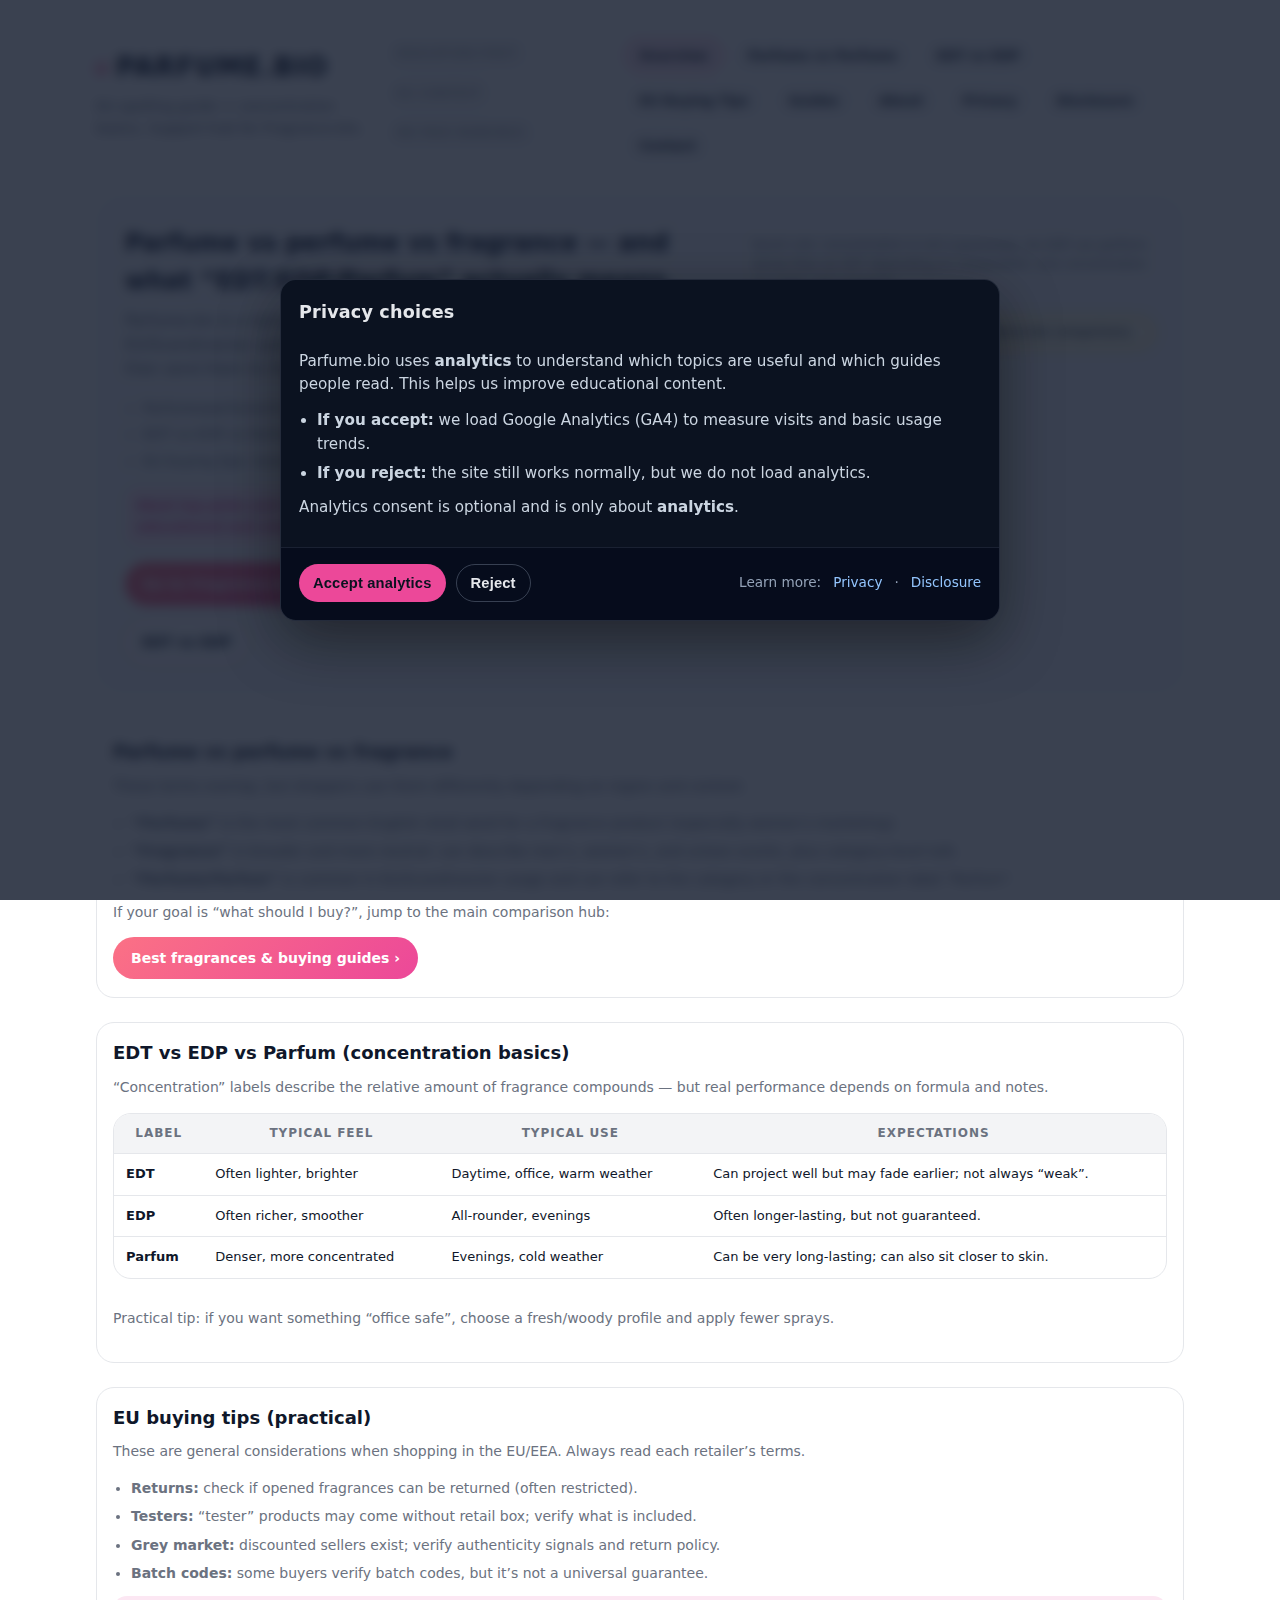
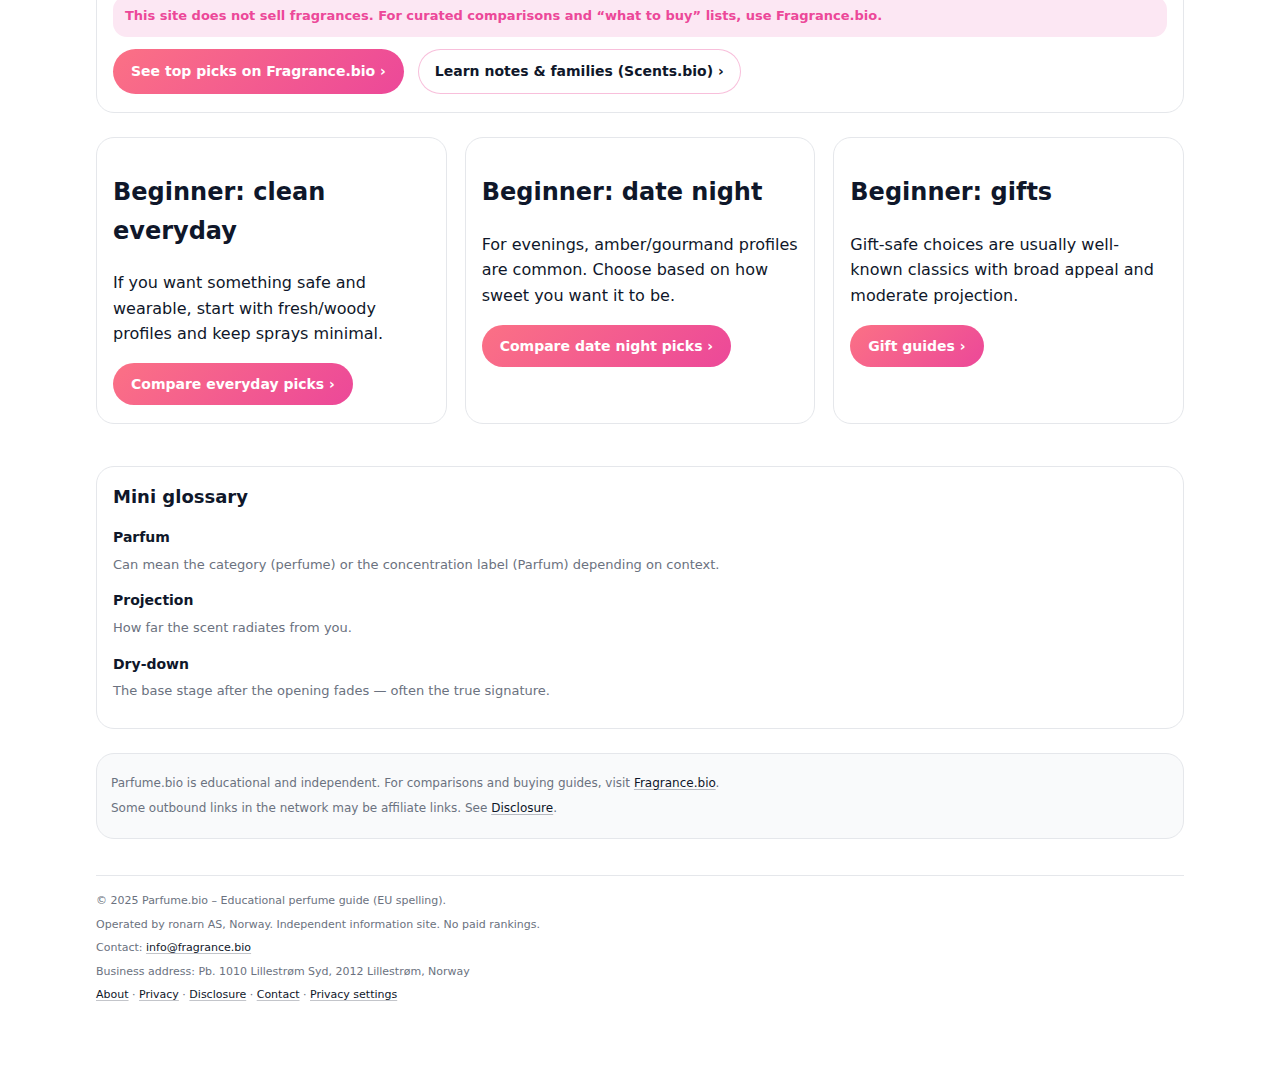
<file: index.html>
<!DOCTYPE html>
<html lang="en">
<head>
  <meta charset="UTF-8" />
  <meta name="viewport" content="width=device-width, initial-scale=1" />
  <meta name="verification" content="bacb74fbd2092e56d140909d788b3e11" />

  <title>Parfume.bio – Perfume Guides (EU spelling)</title>
  <meta name="description"
        content="Parfume vs perfume vs fragrance: EU spelling, concentration differences (EDT/EDP/Parfum), and EU buying tips. A support guide that points to Fragrance.bio comparisons." />
  <meta name="robots" content="index,follow" />
  <link rel="canonical" href="https://www.parfume.bio/" />

  <link rel="stylesheet" href="/styles.css" />

  <style>
    /* ===== Consent (HARD) ===== */
    body.consent-locked {
      overflow: hidden !important;
      touch-action: none !important;
    }
    .consent-overlay {
      position: fixed;
      inset: 0;
      z-index: 99999;
      display: none; /* shown via JS */
      align-items: center;
      justify-content: center;
      padding: 20px;
      background: rgba(15, 23, 42, 0.82);
      backdrop-filter: blur(6px);
      -webkit-backdrop-filter: blur(6px);
    }
    .consent-overlay[aria-hidden="false"] { display: flex; }

    .consent-modal {
      width: 100%;
      max-width: 720px;
      background: #0b1220;
      color: #e5e7eb;
      border: 1px solid rgba(148, 163, 184, 0.18);
      border-radius: 16px;
      box-shadow: 0 20px 60px rgba(0, 0, 0, 0.45);
      overflow: hidden;
    }
    .consent-header { padding: 18px 18px 0 18px; }
    .consent-title {
      margin: 0;
      font-size: 1.1rem;
      letter-spacing: 0.01em;
    }
    .consent-body {
      padding: 14px 18px 18px 18px;
      line-height: 1.55;
      color: #cbd5e1;
      font-size: 0.95rem;
    }
    .consent-body p { margin: 10px 0; }
    .consent-list { margin: 12px 0 0 0; padding-left: 18px; }
    .consent-list li { margin: 6px 0; }
    .consent-actions {
      display: flex;
      gap: 10px;
      flex-wrap: wrap;
      padding: 16px 18px 18px 18px;
      background: rgba(2, 6, 23, 0.5);
      border-top: 1px solid rgba(148, 163, 184, 0.14);
    }
    .consent-btn {
      appearance: none;
      border: 0;
      border-radius: 999px;
      padding: 10px 14px;
      font-weight: 700;
      cursor: pointer;
      font-size: 0.92rem;
      letter-spacing: 0.01em;
      white-space: nowrap;
    }
    .consent-accept { background: #ec4899; color: #0b1220; }
    .consent-reject {
      background: transparent;
      color: #e5e7eb;
      border: 1px solid rgba(148, 163, 184, 0.35);
    }
    .consent-links {
      margin-left: auto;
      display: flex;
      gap: 12px;
      align-items: center;
      flex-wrap: wrap;
      font-size: 0.85rem;
      color: #94a3b8;
    }
    .consent-links a { color: #93c5fd; text-decoration: none; }
    .consent-links a:hover { text-decoration: underline; }
  </style>

  <!-- Consent + GA loader (GA4 loads only AFTER accept) -->
  <script>
    (function () {
      const CONSENT_KEY = "ronarn_consent_analytics_v1";

      // Shared GA4 Measurement ID for the whole network (replace with your real GA4 ID):
      // Example format: G-XXXXXXXXXX
      const GA_ID = "G-51ZR1NXMRW";

      function lockPage() {
        document.body.classList.add("consent-locked");
        const overlay = document.getElementById("consent-overlay");
        if (overlay) overlay.setAttribute("aria-hidden", "false");
      }

      function unlockPage() {
        document.body.classList.remove("consent-locked");
        const overlay = document.getElementById("consent-overlay");
        if (overlay) overlay.setAttribute("aria-hidden", "true");
      }

      function loadGA4() {
        if (window.__gaLoaded) return;
        window.__gaLoaded = true;

        const s = document.createElement("script");
        s.async = true;
        s.src = "https://www.googletagmanager.com/gtag/js?id=" + encodeURIComponent(GA_ID);
        document.head.appendChild(s);

        window.dataLayer = window.dataLayer || [];
        function gtag(){ dataLayer.push(arguments); }
        window.gtag = gtag;

        gtag("js", new Date());
        gtag("config", GA_ID, { anonymize_ip: true });
      }

      function setConsent(value) { localStorage.setItem(CONSENT_KEY, value); }
      function getConsent() { return localStorage.getItem(CONSENT_KEY); }
      function clearConsent() { localStorage.removeItem(CONSENT_KEY); }

      window.__openPrivacySettings = function () {
        clearConsent();
        window.location.reload();
      };

      document.addEventListener("DOMContentLoaded", function () {
        const saved = getConsent();

        if (saved === "accepted") { loadGA4(); unlockPage(); return; }
        if (saved === "rejected") { unlockPage(); return; }

        lockPage();

        const btnAccept = document.getElementById("consent-accept");
        const btnReject = document.getElementById("consent-reject");

        btnAccept.addEventListener("click", function () {
          setConsent("accepted");
          loadGA4();
          unlockPage();
        });

        btnReject.addEventListener("click", function () {
          setConsent("rejected");
          unlockPage();
        });
      });
    })();
  </script>
</head>

<body class="consent-locked">
  <!-- HARD Consent Overlay -->
  <div id="consent-overlay" class="consent-overlay" role="dialog" aria-modal="true" aria-hidden="true" aria-label="Privacy choices">
    <div class="consent-modal">
      <div class="consent-header">
        <h2 class="consent-title">Privacy choices</h2>
      </div>
      <div class="consent-body">
        <p>
          Parfume.bio uses <strong>analytics</strong> to understand which topics are useful and which guides people read.
          This helps us improve educational content.
        </p>
        <ul class="consent-list">
          <li><strong>If you accept:</strong> we load Google Analytics (GA4) to measure visits and basic usage trends.</li>
          <li><strong>If you reject:</strong> the site still works normally, but we do not load analytics.</li>
        </ul>
        <p>
          Analytics consent is optional and is only about <strong>analytics</strong>.
        </p>
      </div>
      <div class="consent-actions">
        <button id="consent-accept" class="consent-btn consent-accept" type="button">Accept analytics</button>
        <button id="consent-reject" class="consent-btn consent-reject" type="button">Reject</button>

        <div class="consent-links">
          <span>Learn more:</span>
          <a href="/privacy.html">Privacy</a>
          <span>·</span>
          <a href="/disclosure.html">Disclosure</a>
        </div>
      </div>
    </div>
  </div>

  <div class="page">

    <!-- HEADER -->
    <header>
      <div class="brand">
        <div class="brand-name">Parfume.bio</div>
        <div class="brand-tagline">
          EU spelling guide + concentration basics. Support hub for Fragrance.bio.
        </div>
      </div>

      <div class="trust-tags">
        <span class="trust-tag">Education-first</span>
        <span class="trust-tag">EU context</span>
        <span class="trust-tag">No paid rankings</span>
      </div>

      <!-- TABS -->
      <nav class="tabs" aria-label="Primary">
        <a class="tab is-active" href="/" aria-current="page">Overview</a>
        <a class="tab" href="#spelling">Parfume vs Perfume</a>
        <a class="tab" href="#concentration">EDT vs EDP</a>
        <a class="tab" href="#eu">EU Buying Tips</a>
        <a class="tab" href="https://www.fragrance.bio/?utm_source=parfume.bio&utm_medium=referral&utm_campaign=network" target="_blank" rel="noopener">Guides</a>
        <a class="tab" href="/about.html">About</a>
        <a class="tab" href="/privacy.html">Privacy</a>
        <a class="tab" href="/disclosure.html">Disclosure</a>
        <a class="tab" href="/contact.html">Contact</a>
      </nav>
    </header>

    <!-- MAIN -->
    <main>

      <!-- HERO -->
      <section class="hero" aria-labelledby="hero-heading">
        <div>
          <h1 id="hero-heading" class="hero-title">
            Parfume vs perfume vs fragrance — and what “EDT/EDP/Parfum” actually means.
          </h1>

          <p class="hero-subtitle">
            Parfume.bio is a lightweight support node in the network. It exists to capture EU/Scandinavian spelling and
            help people understand terminology quickly — then send them to the main comparison hub.
          </p>

          <ul class="hero-list">
            <li>Parfume/perfume/fragrance: spelling, meaning, and shopping intent.</li>
            <li>EDT vs EDP vs Parfum: concentration basics and real-world expectations.</li>
            <li>EU buying tips: testers, batch codes, grey market, and returns.</li>
          </ul>

          <div class="hero-highlight">
            Want top picks and comparisons? Use Fragrance.bio — this page stays educational and simple.
          </div>

          <div class="hero-actions">
            <a href="https://www.fragrance.bio/?utm_source=parfume.bio&utm_medium=referral&utm_campaign=network"
               class="btn-primary" target="_blank" rel="noopener">
              Go to Fragrance.bio top picks
              <span class="chevron">›</span>
            </a>

            <a href="#spelling" class="btn-secondary">Spelling explained</a>
            <a href="#concentration" class="btn-secondary">EDT vs EDP</a>
          </div>
        </div>

        <aside class="hero-aside">
          <p class="hero-note">
            Quick rule: concentration is not a guarantee. An EDP can perform worse than an EDT depending on composition.
            Use concentration as a hint, not a promise.
          </p>

          <div class="rating-pill">
            <span class="star">★</span>
            <span><strong>Network:</strong> educational node → Fragrance.bio comparisons.</span>
          </div>
        </aside>
      </section>

      <!-- SPELLING -->
      <section id="spelling" class="card" aria-labelledby="spelling-heading">
        <h2 id="spelling-heading" class="section-title">Parfume vs perfume vs fragrance</h2>
        <p class="section-subtitle">
          These terms overlap, but shoppers use them differently depending on region and context.
        </p>

        <ul class="checklist">
          <li><strong>“Perfume”</strong> is the most common English retail word for a fragrance product (especially women’s marketing).</li>
          <li><strong>“Fragrance”</strong> is broader and more neutral: can describe men’s, women’s, and unisex scents, plus category-level talk.</li>
          <li><strong>“Parfume/Parfum”</strong> is common in EU/Scandinavian usage and can refer to the category or the concentration label “Parfum”.</li>
        </ul>

        <p class="section-subtitle" style="margin-top: 10px;">
          If your goal is “what should I buy?”, jump to the main comparison hub:
        </p>

        <div class="hero-actions" style="margin-top: 12px;">
          <a href="https://www.fragrance.bio/?utm_source=parfume.bio&utm_medium=referral&utm_campaign=network"
             class="btn-primary" target="_blank" rel="noopener">
            Best fragrances & buying guides ›
          </a>
        </div>
      </section>

      <!-- CONCENTRATION -->
      <section id="concentration" class="card" aria-labelledby="conc-heading">
        <h2 id="conc-heading" class="section-title">EDT vs EDP vs Parfum (concentration basics)</h2>
        <p class="section-subtitle">
          “Concentration” labels describe the relative amount of fragrance compounds — but real performance depends on formula and notes.
        </p>

        <div class="table-wrapper">
          <table>
            <thead>
              <tr>
                <th scope="col">Label</th>
                <th scope="col">Typical feel</th>
                <th scope="col">Typical use</th>
                <th scope="col">Expectations</th>
              </tr>
            </thead>
            <tbody>
              <tr>
                <td><strong>EDT</strong></td>
                <td>Often lighter, brighter</td>
                <td>Daytime, office, warm weather</td>
                <td>Can project well but may fade earlier; not always “weak”.</td>
              </tr>
              <tr>
                <td><strong>EDP</strong></td>
                <td>Often richer, smoother</td>
                <td>All-rounder, evenings</td>
                <td>Often longer-lasting, but not guaranteed.</td>
              </tr>
              <tr>
                <td><strong>Parfum</strong></td>
                <td>Denser, more concentrated</td>
                <td>Evenings, cold weather</td>
                <td>Can be very long-lasting; can also sit closer to skin.</td>
              </tr>
            </tbody>
          </table>
        </div>

        <p class="section-subtitle">
          Practical tip: if you want something “office safe”, choose a fresh/woody profile and apply fewer sprays.
        </p>
      </section>

      <!-- EU BUYING -->
      <section id="eu" class="card" aria-labelledby="eu-heading">
        <h2 id="eu-heading" class="section-title">EU buying tips (practical)</h2>
        <p class="section-subtitle">
          These are general considerations when shopping in the EU/EEA. Always read each retailer’s terms.
        </p>

        <ul class="checklist">
          <li><strong>Returns:</strong> check if opened fragrances can be returned (often restricted).</li>
          <li><strong>Testers:</strong> “tester” products may come without retail box; verify what is included.</li>
          <li><strong>Grey market:</strong> discounted sellers exist; verify authenticity signals and return policy.</li>
          <li><strong>Batch codes:</strong> some buyers verify batch codes, but it’s not a universal guarantee.</li>
        </ul>

        <div class="hero-highlight" style="margin-top: 12px;">
          This site does not sell fragrances. For curated comparisons and “what to buy” lists, use Fragrance.bio.
        </div>

        <div class="hero-actions" style="margin-top: 12px;">
          <a href="https://www.fragrance.bio/?utm_source=parfume.bio&utm_medium=referral&utm_campaign=network#top"
             class="btn-primary" target="_blank" rel="noopener">
            See top picks on Fragrance.bio ›
          </a>
          <a href="https://www.scents.bio/?utm_source=parfume.bio&utm_medium=referral&utm_campaign=network"
             class="btn-secondary" target="_blank" rel="noopener">
            Learn notes & families (Scents.bio) ›
          </a>
        </div>
      </section>

      <!-- MINI GLOSSARY + 3 BEGINNER CATEGORIES -->
      <section class="grid" aria-label="Beginner categories">
        <article class="card">
          <h2>Beginner: clean everyday</h2>
          <p>
            If you want something safe and wearable, start with fresh/woody profiles and keep sprays minimal.
          </p>
          <a class="btn-primary" target="_blank" rel="noopener"
             href="https://www.fragrance.bio/?utm_source=parfume.bio&utm_medium=referral&utm_campaign=network#top">
            Compare everyday picks ›
          </a>
        </article>

        <article class="card">
          <h2>Beginner: date night</h2>
          <p>
            For evenings, amber/gourmand profiles are common. Choose based on how sweet you want it to be.
          </p>
          <a class="btn-primary" target="_blank" rel="noopener"
             href="https://www.fragrance.bio/?utm_source=parfume.bio&utm_medium=referral&utm_campaign=network#top">
            Compare date night picks ›
          </a>
        </article>

        <article class="card">
          <h2>Beginner: gifts</h2>
          <p>
            Gift-safe choices are usually well-known classics with broad appeal and moderate projection.
          </p>
          <a class="btn-primary" target="_blank" rel="noopener"
             href="https://www.fragrance.bio/?utm_source=parfume.bio&utm_medium=referral&utm_campaign=network#gifts">
            Gift guides ›
          </a>
        </article>
      </section>

      <section id="glossary" class="card faq" aria-labelledby="glossary-heading" style="margin-top: 18px;">
        <h2 id="glossary-heading" class="section-title">Mini glossary</h2>

        <h3>Parfum</h3>
        <p>Can mean the category (perfume) or the concentration label (Parfum) depending on context.</p>

        <h3>Projection</h3>
        <p>How far the scent radiates from you.</p>

        <h3>Dry-down</h3>
        <p>The base stage after the opening fades — often the true signature.</p>
      </section>

      <section class="disclaimer">
        <p>
          Parfume.bio is educational and independent. For comparisons and buying guides, visit
          <a href="https://www.fragrance.bio/?utm_source=parfume.bio&utm_medium=referral&utm_campaign=network" target="_blank" rel="noopener">Fragrance.bio</a>.
        </p>
        <p>
          Some outbound links in the network may be affiliate links. See <a href="/disclosure.html">Disclosure</a>.
        </p>
      </section>

    </main>

    <footer class="site-footer">
      <span>© 2025 Parfume.bio – Educational perfume guide (EU spelling).</span>
      <span>Operated by ronarn AS, Norway. Independent information site. No paid rankings.</span>
      <span>Contact: <a href="mailto:info@fragrance.bio">info@fragrance.bio</a></span>
      <span>Business address: Pb. 1010 Lillestrøm Syd, 2012 Lillestrøm, Norway</span>

      <span class="footer-links">
        <a href="/about.html">About</a> ·
        <a href="/privacy.html">Privacy</a> ·
        <a href="/disclosure.html">Disclosure</a> ·
        <a href="/contact.html">Contact</a>
        <span> · </span>
        <a href="#" onclick="window.__openPrivacySettings(); return false;">Privacy settings</a>
      </span>
    </footer>

  </div>
</body>
</html>
</file>
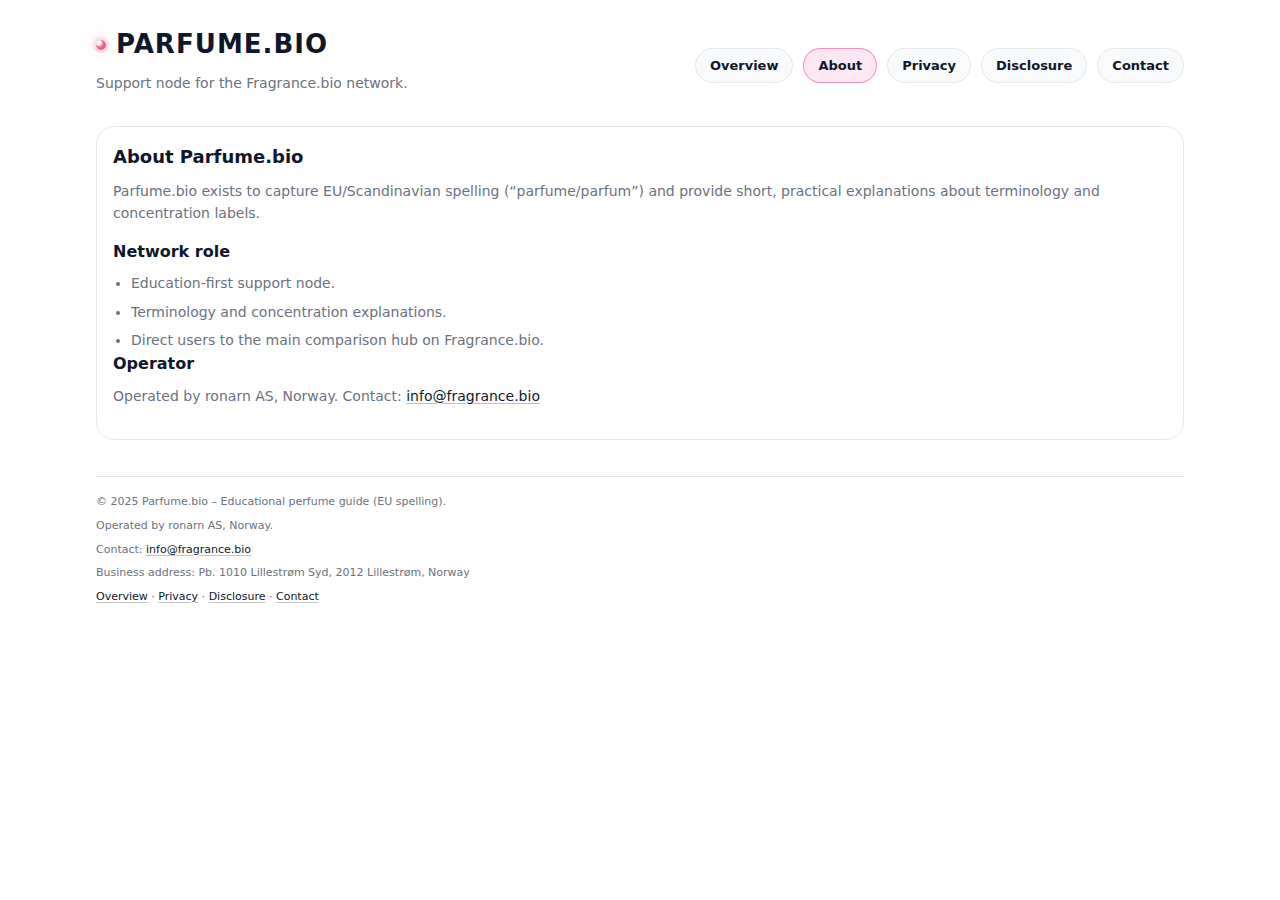
<file: about.html>
<!DOCTYPE html>
<html lang="en">
<head>
  <meta charset="UTF-8" />
  <meta name="viewport" content="width=device-width, initial-scale=1" />
  <title>About – Parfume.bio</title>
  <meta name="description" content="About Parfume.bio: EU spelling capture page and fragrance terminology guide." />
  <meta name="robots" content="index,follow" />
  <link rel="canonical" href="https://www.parfume.bio/about.html" />
  <link rel="stylesheet" href="/styles.css" />
</head>
<body>
  <div class="page">
    <header>
      <div class="brand">
        <div class="brand-name">Parfume.bio</div>
        <div class="brand-tagline">Support node for the Fragrance.bio network.</div>
      </div>
      <nav class="tabs" aria-label="Primary">
        <a class="tab" href="/">Overview</a>
        <a class="tab is-active" href="/about.html" aria-current="page">About</a>
        <a class="tab" href="/privacy.html">Privacy</a>
        <a class="tab" href="/disclosure.html">Disclosure</a>
        <a class="tab" href="/contact.html">Contact</a>
      </nav>
    </header>

    <main>
      <section class="card">
        <h1 class="section-title">About Parfume.bio</h1>
        <p class="section-subtitle">
          Parfume.bio exists to capture EU/Scandinavian spelling (“parfume/parfum”) and provide short, practical explanations
          about terminology and concentration labels.
        </p>

        <h2 class="section-title" style="font-size:16px;">Network role</h2>
        <ul class="checklist">
          <li>Education-first support node.</li>
          <li>Terminology and concentration explanations.</li>
          <li>Direct users to the main comparison hub on Fragrance.bio.</li>
        </ul>

        <h2 class="section-title" style="font-size:16px;">Operator</h2>
        <p class="section-subtitle">
          Operated by ronarn AS, Norway. Contact: <a href="mailto:info@fragrance.bio">info@fragrance.bio</a>
        </p>
      </section>
    </main>

    <footer class="site-footer">
      <span>© 2025 Parfume.bio – Educational perfume guide (EU spelling).</span>
      <span>Operated by ronarn AS, Norway.</span>
      <span>Contact: <a href="mailto:info@fragrance.bio">info@fragrance.bio</a></span>
      <span>Business address: Pb. 1010 Lillestrøm Syd, 2012 Lillestrøm, Norway</span>
      <span class="footer-links">
        <a href="/">Overview</a> ·
        <a href="/privacy.html">Privacy</a> ·
        <a href="/disclosure.html">Disclosure</a> ·
        <a href="/contact.html">Contact</a>
      </span>
    </footer>
  </div>
</body>
</html>
</file>
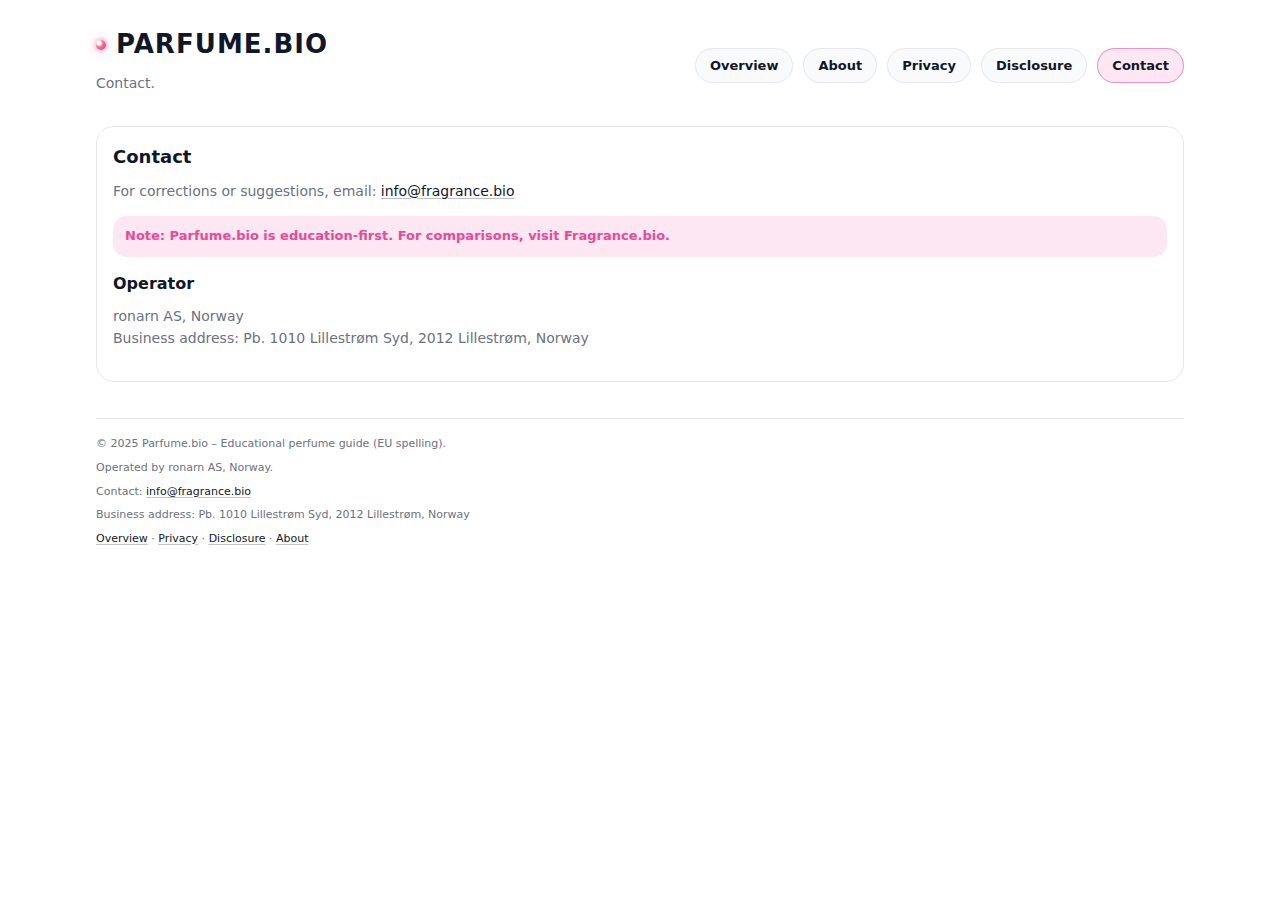
<file: contact.html>
<!DOCTYPE html>
<html lang="en">
<head>
  <meta charset="UTF-8" />
  <meta name="viewport" content="width=device-width, initial-scale=1" />
  <title>Contact – Parfume.bio</title>
  <meta name="description" content="Contact Parfume.bio." />
  <meta name="robots" content="index,follow" />
  <link rel="canonical" href="https://www.parfume.bio/contact.html" />
  <link rel="stylesheet" href="/styles.css" />
</head>
<body>
  <div class="page">
    <header>
      <div class="brand">
        <div class="brand-name">Parfume.bio</div>
        <div class="brand-tagline">Contact.</div>
      </div>
      <nav class="tabs" aria-label="Primary">
        <a class="tab" href="/">Overview</a>
        <a class="tab" href="/about.html">About</a>
        <a class="tab" href="/privacy.html">Privacy</a>
        <a class="tab" href="/disclosure.html">Disclosure</a>
        <a class="tab is-active" href="/contact.html" aria-current="page">Contact</a>
      </nav>
    </header>

    <main>
      <section class="card">
        <h1 class="section-title">Contact</h1>
        <p class="section-subtitle">
          For corrections or suggestions, email:
          <a href="mailto:info@fragrance.bio">info@fragrance.bio</a>
        </p>

        <div class="hero-highlight" style="margin-top: 10px;">
          Note: Parfume.bio is education-first. For comparisons, visit Fragrance.bio.
        </div>

        <h2 class="section-title" style="font-size:16px; margin-top:14px;">Operator</h2>
        <p class="section-subtitle">
          ronarn AS, Norway<br />
          Business address: Pb. 1010 Lillestrøm Syd, 2012 Lillestrøm, Norway
        </p>
      </section>
    </main>

    <footer class="site-footer">
      <span>© 2025 Parfume.bio – Educational perfume guide (EU spelling).</span>
      <span>Operated by ronarn AS, Norway.</span>
      <span>Contact: <a href="mailto:info@fragrance.bio">info@fragrance.bio</a></span>
      <span>Business address: Pb. 1010 Lillestrøm Syd, 2012 Lillestrøm, Norway</span>
      <span class="footer-links">
        <a href="/">Overview</a> ·
        <a href="/privacy.html">Privacy</a> ·
        <a href="/disclosure.html">Disclosure</a> ·
        <a href="/about.html">About</a>
      </span>
    </footer>
  </div>
</body>
</html>
</file>
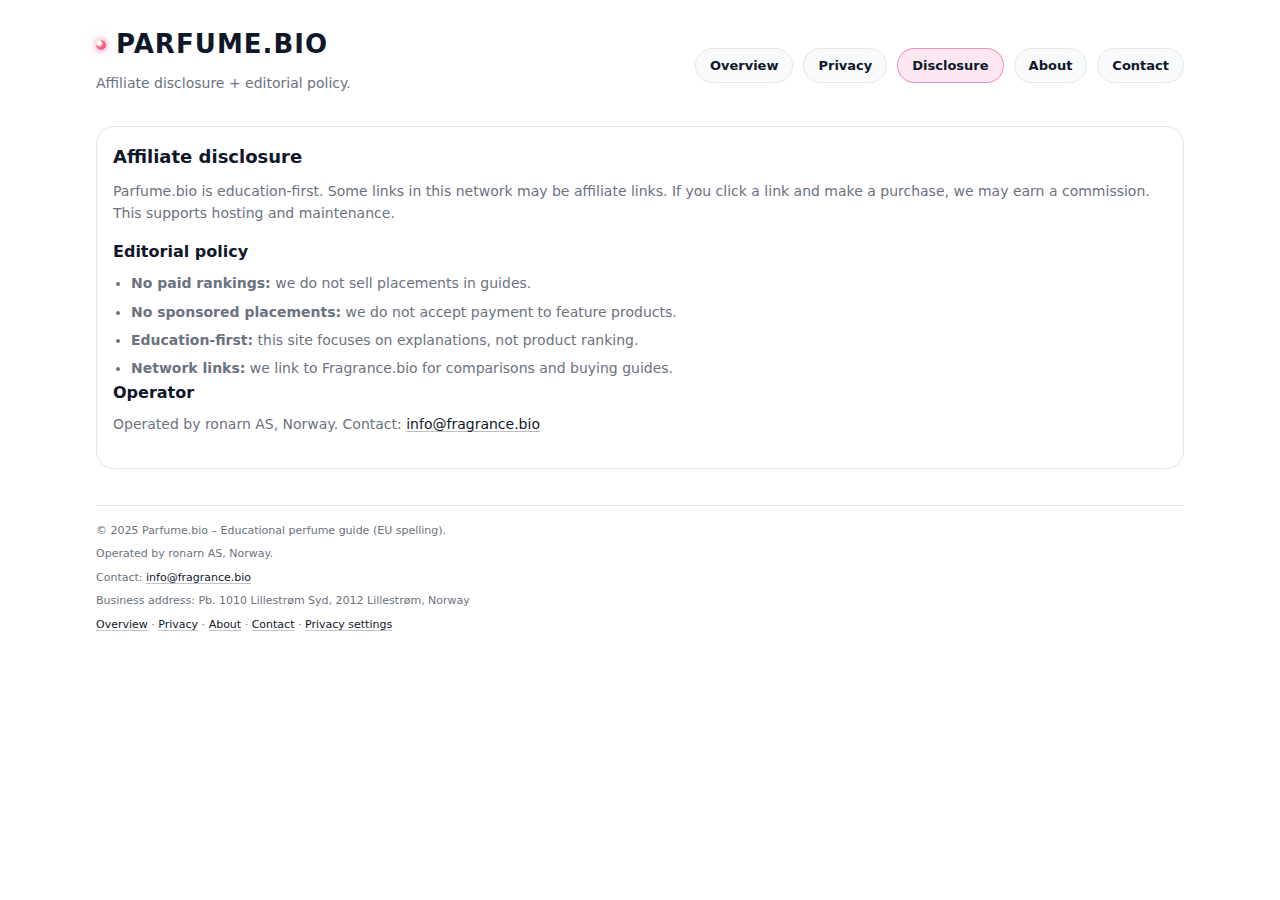
<file: disclosure.html>
<!DOCTYPE html>
<html lang="en">
<head>
  <meta charset="UTF-8" />
  <meta name="viewport" content="width=device-width, initial-scale=1" />
  <title>Disclosure – Parfume.bio</title>
  <meta name="description" content="Affiliate disclosure and editorial policy for Parfume.bio." />
  <meta name="robots" content="index,follow" />
  <link rel="canonical" href="https://www.parfume.bio/disclosure.html" />
  <link rel="stylesheet" href="/styles.css" />
</head>
<body>
  <div class="page">
    <header>
      <div class="brand">
        <div class="brand-name">Parfume.bio</div>
        <div class="brand-tagline">Affiliate disclosure + editorial policy.</div>
      </div>
      <nav class="tabs" aria-label="Primary">
        <a class="tab" href="/">Overview</a>
        <a class="tab" href="/privacy.html">Privacy</a>
        <a class="tab is-active" href="/disclosure.html" aria-current="page">Disclosure</a>
        <a class="tab" href="/about.html">About</a>
        <a class="tab" href="/contact.html">Contact</a>
      </nav>
    </header>

    <main>
      <section class="card">
        <h1 class="section-title">Affiliate disclosure</h1>
        <p class="section-subtitle">
          Parfume.bio is education-first. Some links in this network may be affiliate links. If you click a link and make a purchase,
          we may earn a commission. This supports hosting and maintenance.
        </p>

        <h2 class="section-title" style="font-size:16px;">Editorial policy</h2>
        <ul class="checklist">
          <li><strong>No paid rankings:</strong> we do not sell placements in guides.</li>
          <li><strong>No sponsored placements:</strong> we do not accept payment to feature products.</li>
          <li><strong>Education-first:</strong> this site focuses on explanations, not product ranking.</li>
          <li><strong>Network links:</strong> we link to Fragrance.bio for comparisons and buying guides.</li>
        </ul>

        <h2 class="section-title" style="font-size:16px;">Operator</h2>
        <p class="section-subtitle">
          Operated by ronarn AS, Norway. Contact: <a href="mailto:info@fragrance.bio">info@fragrance.bio</a>
        </p>
      </section>
    </main>

    <footer class="site-footer">
      <span>© 2025 Parfume.bio – Educational perfume guide (EU spelling).</span>
      <span>Operated by ronarn AS, Norway.</span>
      <span>Contact: <a href="mailto:info@fragrance.bio">info@fragrance.bio</a></span>
      <span>Business address: Pb. 1010 Lillestrøm Syd, 2012 Lillestrøm, Norway</span>
      <span class="footer-links">
        <a href="/">Overview</a> ·
        <a href="/privacy.html">Privacy</a> ·
        <a href="/about.html">About</a> ·
        <a href="/contact.html">Contact</a>
        <span> · </span>
        <a href="#" onclick="window.__openPrivacySettings(); return false;">Privacy settings</a>
      </span>
    </footer>
  </div>
</body>
</html>
</file>
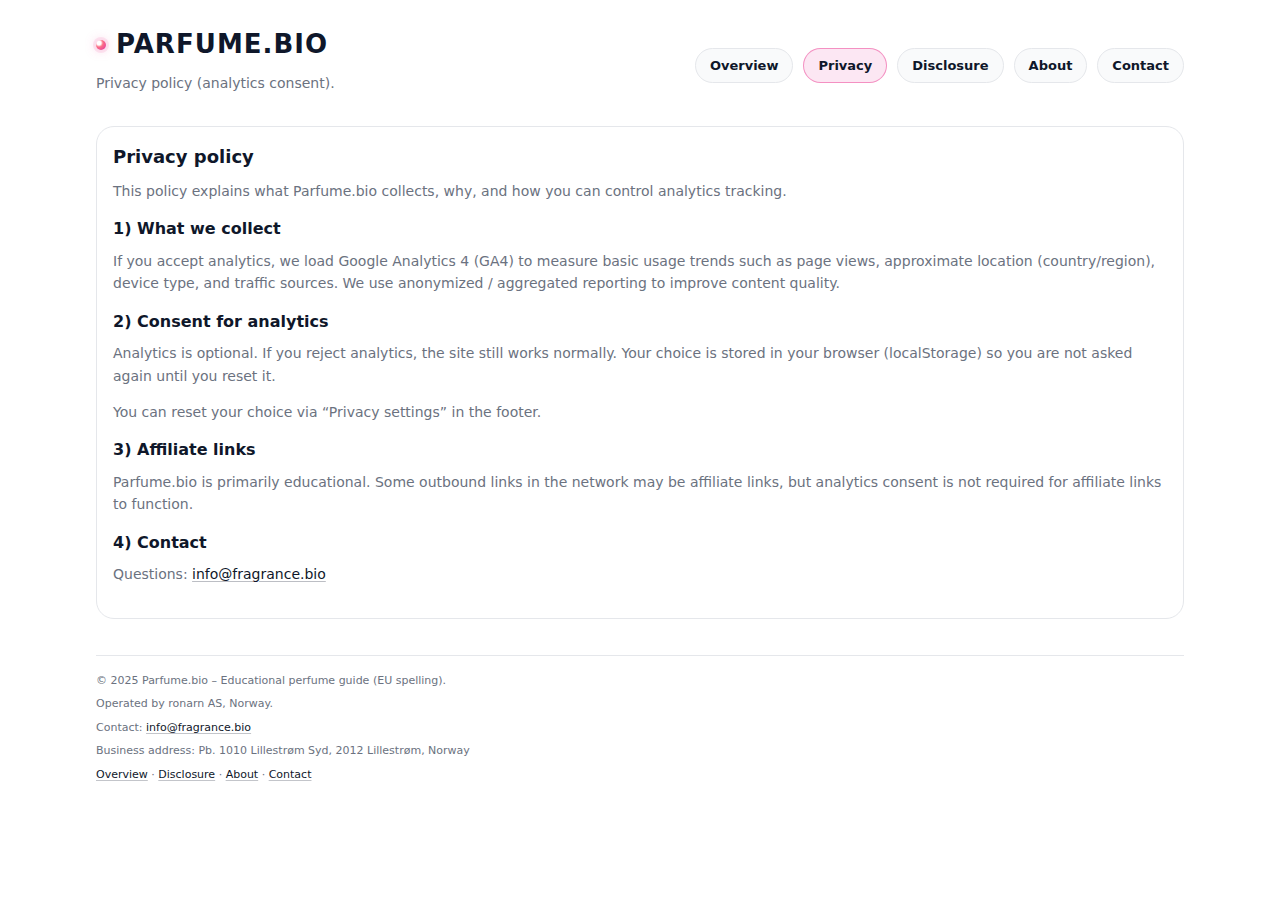
<file: privacy.html>
<!DOCTYPE html>
<html lang="en">
<head>
  <meta charset="UTF-8" />
  <meta name="viewport" content="width=device-width, initial-scale=1" />
  <title>Privacy – Parfume.bio</title>
  <meta name="description" content="Privacy policy for Parfume.bio (analytics consent, data handling, and contact details)." />
  <meta name="robots" content="index,follow" />
  <link rel="canonical" href="https://www.parfume.bio/privacy.html" />
  <link rel="stylesheet" href="/styles.css" />
</head>
<body>
  <div class="page">
    <header>
      <div class="brand">
        <div class="brand-name">Parfume.bio</div>
        <div class="brand-tagline">Privacy policy (analytics consent).</div>
      </div>
      <nav class="tabs" aria-label="Primary">
        <a class="tab" href="/">Overview</a>
        <a class="tab is-active" href="/privacy.html" aria-current="page">Privacy</a>
        <a class="tab" href="/disclosure.html">Disclosure</a>
        <a class="tab" href="/about.html">About</a>
        <a class="tab" href="/contact.html">Contact</a>
      </nav>
    </header>

    <main>
      <section class="card">
        <h1 class="section-title">Privacy policy</h1>
        <p class="section-subtitle">
          This policy explains what Parfume.bio collects, why, and how you can control analytics tracking.
        </p>

        <h2 class="section-title" style="font-size:16px;">1) What we collect</h2>
        <p class="section-subtitle">
          If you accept analytics, we load Google Analytics 4 (GA4) to measure basic usage trends such as page views,
          approximate location (country/region), device type, and traffic sources. We use anonymized / aggregated reporting
          to improve content quality.
        </p>

        <h2 class="section-title" style="font-size:16px;">2) Consent for analytics</h2>
        <p class="section-subtitle">
          Analytics is optional. If you reject analytics, the site still works normally. Your choice is stored in your browser
          (localStorage) so you are not asked again until you reset it.
        </p>
        <p class="section-subtitle">
          You can reset your choice via “Privacy settings” in the footer.
        </p>

        <h2 class="section-title" style="font-size:16px;">3) Affiliate links</h2>
        <p class="section-subtitle">
          Parfume.bio is primarily educational. Some outbound links in the network may be affiliate links, but analytics consent
          is not required for affiliate links to function.
        </p>

        <h2 class="section-title" style="font-size:16px;">4) Contact</h2>
        <p class="section-subtitle">
          Questions: <a href="mailto:info@fragrance.bio">info@fragrance.bio</a>
        </p>
      </section>
    </main>

    <footer class="site-footer">
      <span>© 2025 Parfume.bio – Educational perfume guide (EU spelling).</span>
      <span>Operated by ronarn AS, Norway.</span>
      <span>Contact: <a href="mailto:info@fragrance.bio">info@fragrance.bio</a></span>
      <span>Business address: Pb. 1010 Lillestrøm Syd, 2012 Lillestrøm, Norway</span>
      <span class="footer-links">
        <a href="/">Overview</a> ·
        <a href="/disclosure.html">Disclosure</a> ·
        <a href="/about.html">About</a> ·
        <a href="/contact.html">Contact</a>
      </span>
    </footer>
  </div>
</body>
</html>
</file>
<file: styles.css>
:root {
  --bg: #ffffff;
  --bg-soft: #f9fafb;
  --border-soft: #e5e7eb;
  --text-main: #0f172a;
  --text-muted: #6b7280;

  --accent: #fb7185;
  --accent-soft: #fce7f3;
  --accent-strong: #ec4899;

  --star: #fbbf24;
  --badge: #0ea5e9;

  --font-main: system-ui, -apple-system, BlinkMacSystemFont, "Segoe UI", sans-serif;
}

/* Reset */
* { box-sizing: border-box; }
html, body { margin: 0; padding: 0; }

body {
  font-family: var(--font-main);
  background: var(--bg);
  color: var(--text-main);
  line-height: 1.6;
  -webkit-font-smoothing: antialiased;
}

/* Links */
a {
  color: var(--text-main);
  text-decoration: underline;
  text-underline-offset: 2px;
  text-decoration-color: rgba(15, 23, 42, 0.28);
}
a:hover {
  text-decoration-color: rgba(236, 72, 153, 0.65);
}

/* Layout */
.page {
  max-width: 1120px;
  margin: 0 auto;
  padding: 24px 16px 64px;
}

/* Header */
header {
  display: flex;
  flex-direction: column;
  gap: 16px;
  margin-bottom: 32px;
}
@media (min-width: 768px) {
  header {
    flex-direction: row;
    justify-content: space-between;
    align-items: center;
  }
}

.brand { display: flex; flex-direction: column; gap: 6px; }

.brand-name {
  font-size: 26px;
  font-weight: 700;
  letter-spacing: 0.04em;
  text-transform: uppercase;
  display: inline-flex;
  align-items: center;
  gap: 10px;
}

/* Flashy dot */
.brand-name::before {
  content: "";
  width: 10px;
  height: 10px;
  border-radius: 999px;
  background: radial-gradient(circle at 30% 30%, #fff 0%, rgba(255,255,255,0.7) 20%, var(--accent) 40%, var(--accent-strong) 75%);
  box-shadow:
    0 0 0 3px rgba(236, 72, 153, 0.12),
    0 0 12px rgba(236, 72, 153, 0.35);
}

.brand-tagline {
  font-size: 14px;
  color: var(--text-muted);
}

.trust-tags { display: flex; flex-wrap: wrap; gap: 8px; }

.trust-tag {
  font-size: 11px;
  padding: 6px 10px;
  border-radius: 999px;
  background: var(--bg-soft);
  border: 1px solid var(--border-soft);
  color: var(--text-muted);
  text-transform: uppercase;
  letter-spacing: 0.12em;
}

/* ===== Header tabs ===== */
.tabs {
  display: flex;
  flex-wrap: wrap;
  gap: 10px;
  margin-top: 14px;
}

.tab {
  display: inline-flex;
  align-items: center;
  justify-content: center;
  padding: 10px 14px;
  border-radius: 999px;
  border: 1px solid var(--border-soft);
  background: var(--bg-soft);
  font-size: 13px;
  font-weight: 650;
  text-decoration: none;
  color: var(--text-main);
  line-height: 1;
}

.tab:hover {
  border-color: rgba(236, 72, 153, 0.45);
  background: rgba(236, 72, 153, 0.06);
}

.tab.is-active,
.tab[aria-current="page"] {
  border-color: rgba(236, 72, 153, 0.55);
  background: var(--accent-soft);
  color: var(--text-main);
}

/* Hero */
.hero {
  background: var(--bg-soft);
  border-radius: 24px;
  border: 1px solid var(--border-soft);
  padding: 20px 18px 22px;
  margin-bottom: 28px;
}

@media (min-width: 768px) {
  .hero {
    display: grid;
    grid-template-columns: 3fr 2fr;
    gap: 24px;
    padding: 28px;
  }
}

.hero-title {
  font-size: 24px;
  font-weight: 700;
  margin: 0 0 8px;
}

.hero-subtitle {
  font-size: 15px;
  color: var(--text-muted);
  margin: 0 0 16px;
}

.hero-list {
  margin: 0;
  padding-left: 18px;
  font-size: 14px;
  color: var(--text-muted);
}
.hero-list li + li { margin-top: 4px; }

.hero-highlight {
  margin-top: 14px;
  padding: 10px 12px;
  border-radius: 14px;
  background: var(--accent-soft);
  color: var(--accent-strong);
  font-size: 13px;
  font-weight: 600;
}

/* Hero actions */
.hero-actions {
  display: flex;
  flex-wrap: wrap;
  gap: 14px;
  margin-top: 14px;
}

@media (max-width: 560px) {
  .hero-actions {
    flex-direction: column;
    gap: 16px;
  }
  .hero-actions a {
    width: 100%;
    justify-content: center;
  }
}

/* Buttons */
.btn-primary {
  display: inline-flex;
  align-items: center;
  justify-content: center;
  gap: 8px;
  padding: 10px 18px;
  border-radius: 999px;
  background: linear-gradient(135deg, var(--accent), var(--accent-strong));
  color: #fff;
  font-weight: 700;
  font-size: 14px;
  text-decoration: none;
}

.btn-secondary {
  display: inline-flex;
  align-items: center;
  justify-content: center;
  padding: 10px 16px;
  border-radius: 999px;
  border: 1px solid rgba(236, 72, 153, 0.35);
  background: #fff;
  font-weight: 650;
  font-size: 14px;
  text-decoration: none;
}

.chevron { font-weight: 900; }

/* Hero aside */
.hero-aside {
  display: flex;
  flex-direction: column;
  gap: 10px;
}

/* Rating pill */
.rating-pill {
  display: inline-flex;
  align-items: center;
  gap: 6px;
  padding: 6px 10px;
  border-radius: 999px;
  background: #fefce8;
  border: 1px solid #facc15;
  font-size: 12px;
}
.rating-pill .star { color: var(--star); }

.hero-note {
  font-size: 12px;
  color: var(--text-muted);
}

/* Sections */
.section-title {
  margin: 0 0 8px;
  font-size: 18px;
  font-weight: 800;
}
.section-subtitle {
  margin: 0 0 14px;
  font-size: 14px;
  color: var(--text-muted);
}

/* Cards */
.card {
  background: #fff;
  border: 1px solid var(--border-soft);
  border-radius: 18px;
  padding: 16px 16px 18px;
  margin-bottom: 24px;
}

/* Simple checklist */
.checklist {
  margin: 0;
  padding-left: 18px;
  color: var(--text-muted);
  font-size: 14px;
}
.checklist li + li { margin-top: 6px; }

/* Tables */
.table-wrapper {
  overflow-x: auto;
  border: 1px solid var(--border-soft);
  border-radius: 18px;
  background: #fff;
  margin-bottom: 28px;
}

table {
  width: 100%;
  border-collapse: collapse;
  font-size: 13px;
  min-width: 760px;
}

th, td {
  padding: 10px 12px;
  border-bottom: 1px solid var(--border-soft);
  vertical-align: top;
}

th {
  background: #f3f4f6;
  font-size: 12px;
  text-transform: uppercase;
  color: var(--text-muted);
  letter-spacing: 0.08em;
}

tbody tr:last-child td { border-bottom: none; }

/* Grid */
.grid {
  display: grid;
  gap: 16px;
  margin-top: 18px;
}
@media (min-width: 860px) {
  .grid {
    grid-template-columns: repeat(3, 1fr);
    gap: 18px;
  }
}
@media (min-width: 1100px) {
  .grid {
    grid-template-columns: repeat(3, 1fr);
  }
}

/* FAQ */
.faq h3 {
  margin: 14px 0 6px;
  font-size: 14px;
}
.faq p {
  margin: 0 0 8px;
  color: var(--text-muted);
  font-size: 13px;
}

/* Disclaimer */
.disclaimer {
  margin-top: 22px;
  padding: 14px 14px;
  border-radius: 18px;
  background: var(--bg-soft);
  border: 1px solid var(--border-soft);
  color: var(--text-muted);
  font-size: 12px;
}
.disclaimer p { margin: 6px 0; }

/* Footer */
.site-footer {
  margin-top: 36px;
  padding-top: 16px;
  border-top: 1px solid var(--border-soft);
  font-size: 11px;
  color: var(--text-muted);
  display: flex;
  flex-direction: column;
  gap: 6px;
}

.site-footer a {
  color: var(--text-main);
  text-decoration-color: rgba(15, 23, 42, 0.25);
}
.site-footer a:hover {
  text-decoration-color: rgba(236, 72, 153, 0.65);
}

.footer-links { display: inline; }
</file>
